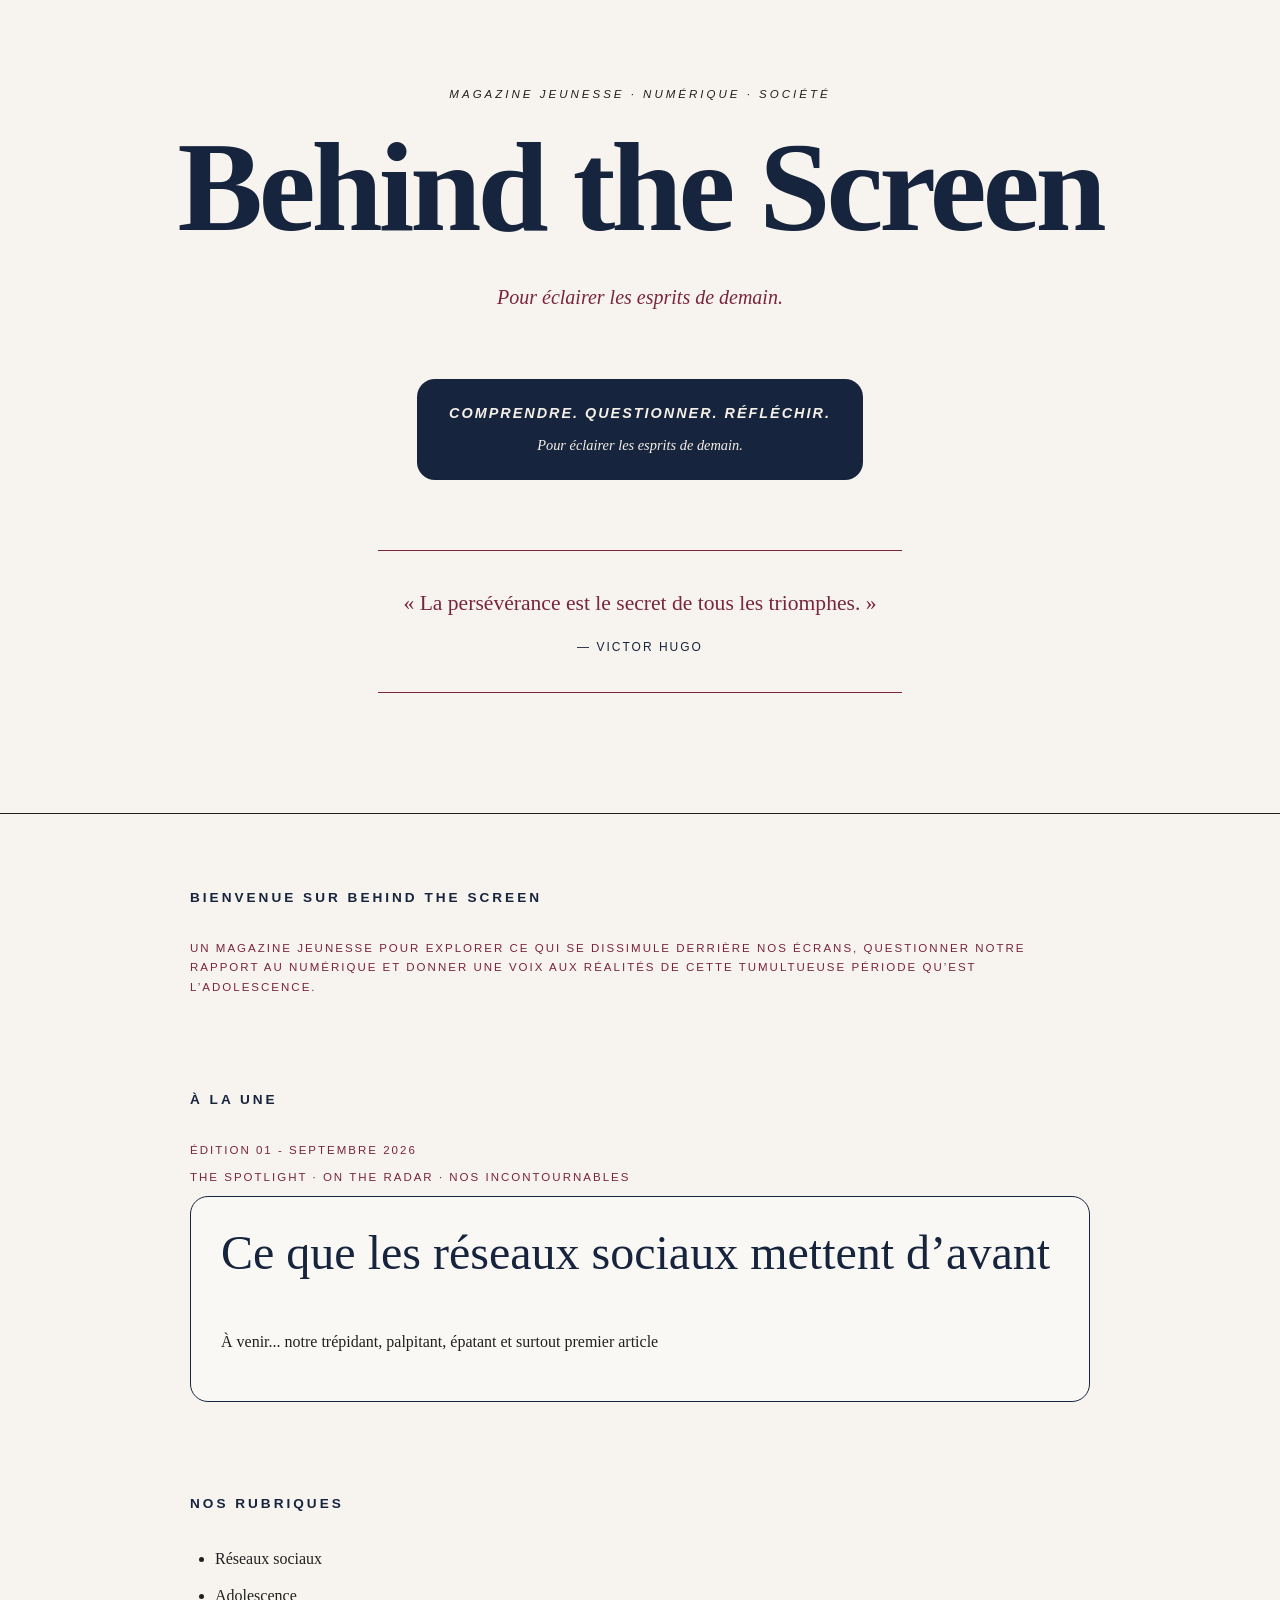
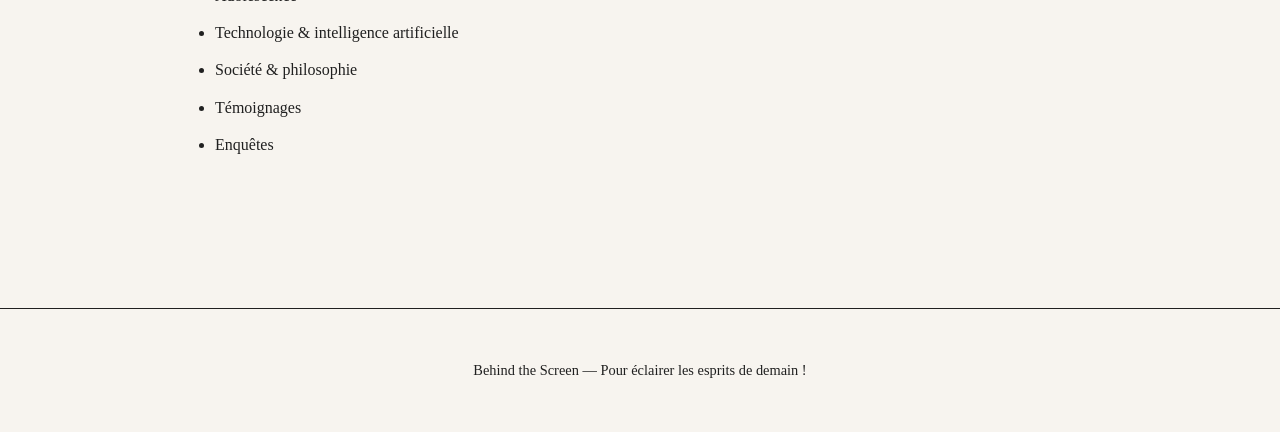
<file: index.html>
<!DOCTYPE html>

<html lang="fr">

<head>

    <meta charset="UTF-8">

    <title>Behind the Screen</title>
<link rel="stylesheet" href="style.css">
</head>

<body>

    <header class="hero">
    <p class="eyebrow">MAGAZINE JEUNESSE · NUMÉRIQUE · SOCIÉTÉ</p>

    <h1>Behind the Screen</h1>

    <p class="slogan">
        Pour éclairer les esprits de demain.
    </p>


<div class="signature">
    <p class="signature-main">COMPRENDRE. QUESTIONNER. RÉFLÉCHIR.</p>
    <p class="signature-sub">Pour éclairer les esprits de demain.</p>
</div>
       <blockquote class="quote">
    « La persévérance est le secret de tous les triomphes. »
    <cite>— Victor Hugo</cite>
</blockquote>
</header>

    <main>

        <section>

            <h2>Bienvenue sur Behind the Screen</h2>

            <p>

                Un magazine jeunesse pour explorer ce qui se dissimule

                derrière nos écrans, questionner notre rapport au numérique

                et donner une voix aux réalités de cette tumultueuse période

                qu’est l’adolescence.

            </p>

        </section>

        <section>

            <h2>À la une</h2>

<p>ÉDITION 01 - SEPTEMBRE 2026</p>
<p>THE SPOTLIGHT · ON THE RADAR · NOS INCONTOURNABLES</p>
            <article>

               <h3>Ce que les réseaux sociaux mettent d’avant</h3> 

            <p>
    À venir... notre trépidant, palpitant, épatant et surtout premier article
</p>    

            </article>

        </section>

        <section>

            <h2>Nos rubriques</h2>

            <ul>

                <li>Réseaux sociaux</li>

                <li>Adolescence</li>

              <li>Technologie & intelligence artificielle</li>

                <li>Société & philosophie</li>

                <li>Témoignages</li>

                <li>Enquêtes</li>

            </ul>

        </section>

    </main>

    <footer>

        <p>Behind the Screen — Pour éclairer les esprits de demain !</p>

    </footer>

</body>

</html>
</file>
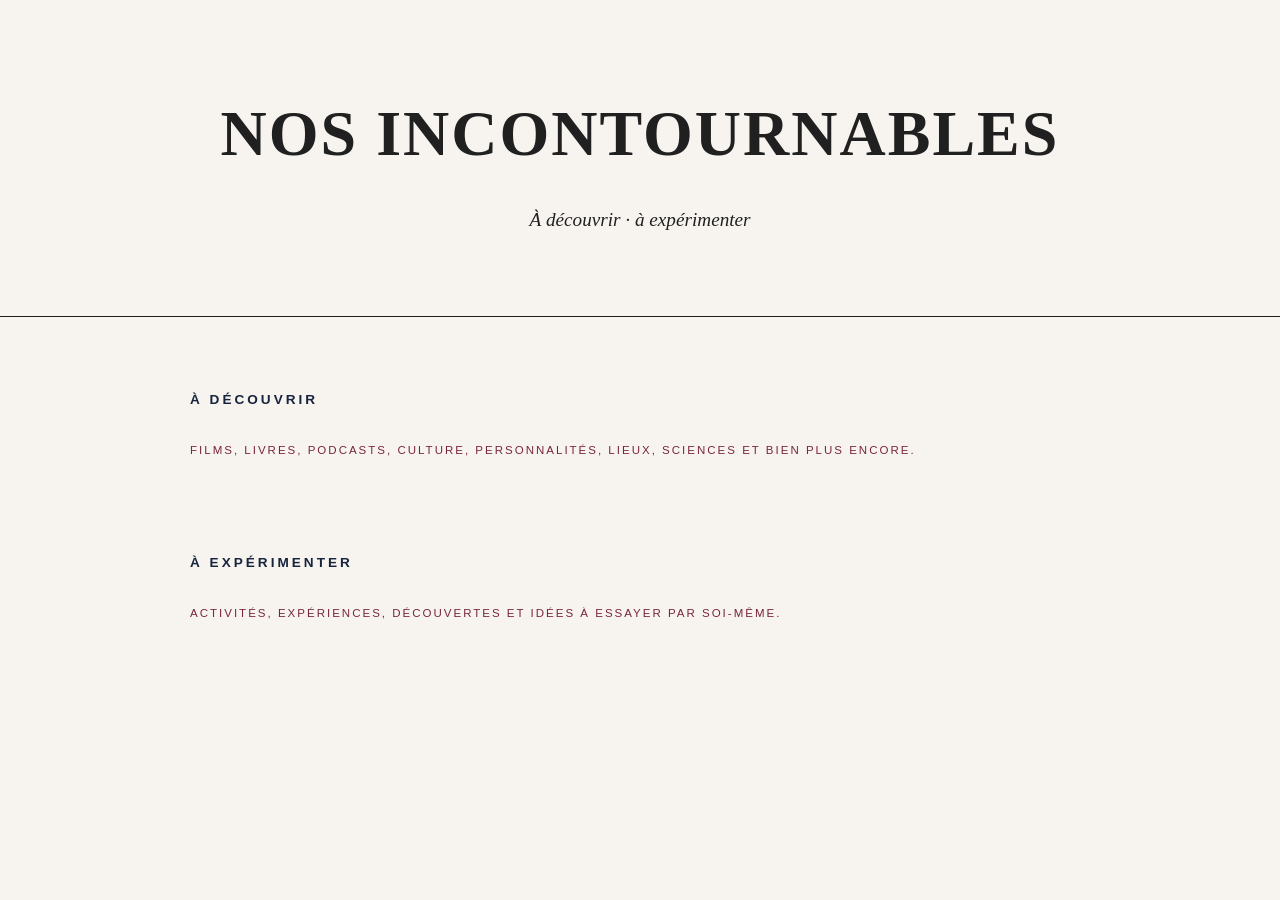
<file: incontournables.html>
<!DOCTYPE html>
<html lang="fr">

<head>
    <meta charset="UTF-8">
    <title>Nos incontournables — Behind the Screen</title>
    <link rel="stylesheet" href="style.css">
</head>

<body>

    <header>
        <h1>NOS INCONTOURNABLES</h1>
        <p>À découvrir · à expérimenter</p>
    </header>

    <main>

        <section>
            <h2>À DÉCOUVRIR</h2>
            <p>
                Films, livres, podcasts, culture, personnalités,
                lieux, sciences et bien plus encore.
            </p>
        </section>

        <section>
            <h2>À EXPÉRIMENTER</h2>
            <p>
                Activités, expériences, découvertes et idées
                à essayer par soi-même.
            </p>
        </section>

    </main>

</body>

</html>
</file>
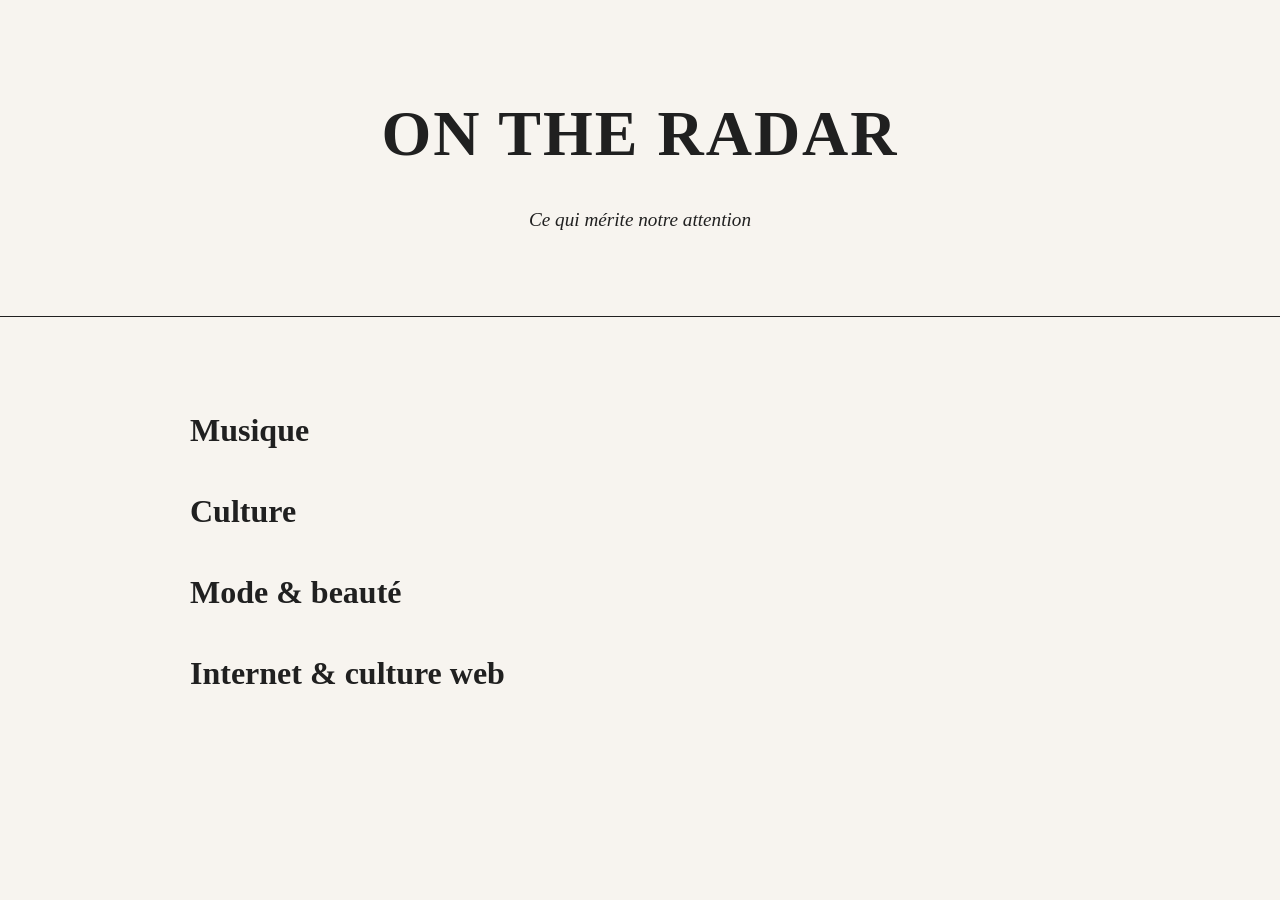
<file: radar.html>
<!DOCTYPE html>
<html lang="fr">

<head>
    <meta charset="UTF-8">
    <title>On the Radar — Behind the Screen</title>
    <link rel="stylesheet" href="style.css">
</head>

<body>

    <header>
        <h1>ON THE RADAR</h1>
        <p>Ce qui mérite notre attention</p>
    </header>

    <main>

        <h2>Musique</h2>
        <h2>Culture</h2>
        <h2>Mode &amp; beauté</h2>
        <h2>Internet &amp; culture web</h2>

    </main>

</body>

</html>
</file>
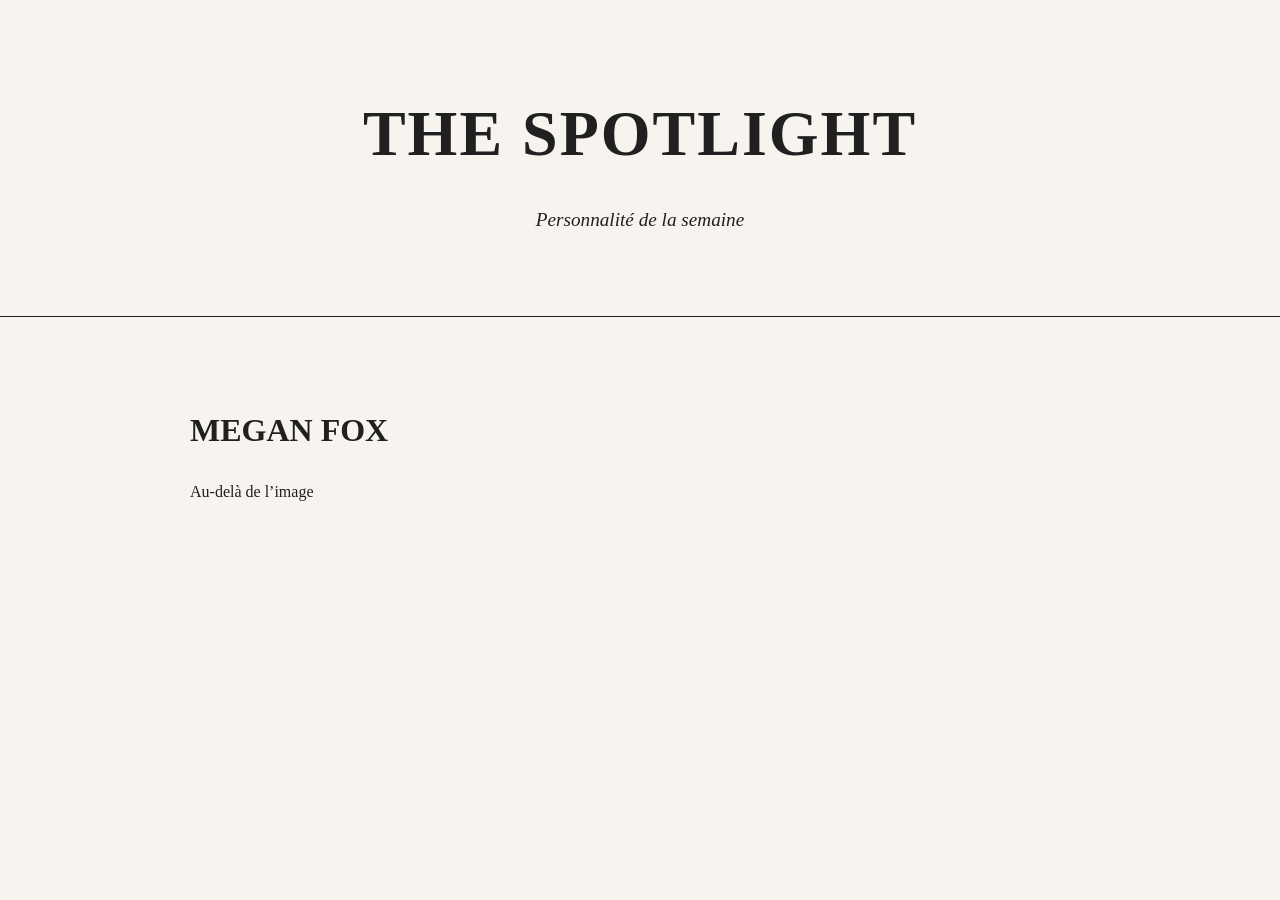
<file: spotlight.html>
<!DOCTYPE html>
<html lang="fr">

<head>
    <meta charset="UTF-8">
    <title>The Spotlight — Behind the Screen</title>
    <link rel="stylesheet" href="style.css">
</head>

<body>

    <header>
        <h1>THE SPOTLIGHT</h1>
        <p>Personnalité de la semaine</p>
    </header>

    <main>

        <h2>MEGAN FOX</h2>

        <p>Au-delà de l’image</p>

    </main>

</body>

</html>
</file>
<file: style.css>
/* =========================
   BEHIND THE SCREEN
   BASE DU DESIGN
   ========================= */

:root {
    --cream: #f5f0e8;
    --navy: #17243d;
    --burgundy: #7a263a;
    --black: #202020;
}

* {
    box-sizing: border-box;
}

body {
    margin: 0;
    background-color: var(--cream);
    color: var(--black);
    font-family: Georgia, serif;
    line-height: 1.7;
}

img {
    max-width: 100%;
    height: auto;
}/* =========================
   BEHIND THE SCREEN
   Feuille de style principale
   ========================= */

body {
    margin: 0;
    background-color: #f7f4ef;
    color: #202020;
    font-family: Georgia, serif;
    line-height: 1.7;
}

header {
    text-align: center;
    padding: 80px 20px 60px;
    border-bottom: 1px solid #202020;
}

header h1 {
    margin: 0;
    font-size: 4rem;
    letter-spacing: 2px;
}

header p {
    margin-top: 15px;
    font-size: 1.2rem;
    font-style: italic;
}

main {
    max-width: 900px;
    margin: 0 auto;
    padding: 60px 25px;
}

section {
    margin-bottom: 70px;
}

h2 {
    font-size: 2rem;
    margin-bottom: 20px;
}

h3 {
    font-size: 1.4rem;
}

article {
    border-left: 3px solid #202020;
    padding-left: 20px;
}

ul {
    padding-left: 25px;
}

li {
    margin-bottom: 10px;
}

footer {
    text-align: center;
    padding: 35px 20px;
    border-top: 1px solid #202020;
    font-size: 0.9rem;
}
.hero {
    min-height: 70vh;
    display: flex;
    flex-direction: column;
    justify-content: center;
    align-items: center;
    text-align: center;
    padding: 60px 25px;
}

.hero .eyebrow {
    font-family: Arial, sans-serif;
    font-size: 0.75rem;
    letter-spacing: 3px;
    margin-bottom: 25px;
}

.hero h1 {
    font-size: clamp(3.5rem, 10vw, 8rem);
    line-height: 0.95;
    letter-spacing: -3px;
}

.hero .slogan {
    font-size: 1.35rem;
    font-style: italic;
    margin-top: 30px;
}

.hero .intro {
    font-family: Arial, sans-serif;
    font-size: 0.95rem;
    margin-top: 10px;
    opacity: 0.7;
}
.quote {
    max-width: 650px;
    margin: 70px auto;
    padding: 35px 30px;
    border-top: 1px solid #7a263a;
    border-bottom: 1px solid #7a263a;
    color: #7a263a;
    font-family: Georgia, serif;
    font-size: 1.5rem;
    line-height: 1.6;
    text-align: center;
}

.quote cite {
    display: block;
    margin-top: 20px;
    font-family: Arial, sans-serif;
    font-size: 0.85rem;
    font-style: normal;
    letter-spacing: 2px;
    text-transform: uppercase;
}
/* =========================
   COUVERTURE — ACCUEIL
   ========================= */

.hero {
    min-height: 90vh;
    padding: 70px 25px 50px;
    display: flex;
    flex-direction: column;
    justify-content: center;
    align-items: center;
    text-align: center;
}

.hero .eyebrow {
    margin-bottom: 25px;
    font-family: Arial, sans-serif;
    font-size: 0.72rem;
    letter-spacing: 3px;
    text-transform: uppercase;
}

.hero h1 {
    margin: 0;
    color: var(--navy);
    font-size: clamp(3.5rem, 11vw, 8rem);
    line-height: 0.9;
    letter-spacing: -4px;
}

.hero .slogan {
    margin-top: 35px;
    color: var(--burgundy);
    font-size: 1.25rem;
    font-style: italic;
}

.hero .intro {
    max-width: 550px;
    margin-top: 12px;
    font-family: Arial, sans-serif;
    font-size: 0.95rem;
    opacity: 0.75;
}
/* =========================
   BLOC SIGNATURE
   ========================= */

.hero .signature {
    margin-top: 45px;
    padding: 22px 32px;
    background-color: var(--navy);
    color: var(--cream);
    border-radius: 18px;
   min-width: 320px;
    max-width: 520px;
    text-align: center;
}

.hero .signature-main {
    margin: 0;
    font-family: Arial, sans-serif;
    font-size: 0.9rem;
    font-weight: bold;
    letter-spacing: 2px;
}

.hero .signature-sub {
    margin: 8px 0 0;
    color: var(--cream);
    font-family: Georgia, serif;
    font-size: 0.9rem;
    font-style: italic;
}
/* =========================
   CITATION
   ========================= */

.quote {
    max-width: 680px;
    margin: 70px auto;
    padding: 35px 25px;
    border-top: 1px solid var(--burgundy);
    border-bottom: 1px solid var(--burgundy);
    color: var(--burgundy);
    text-align: center;
    font-family: Georgia, serif;
    font-size: 1.35rem;
    line-height: 1.6;
}

.quote cite {
    display: block;
    margin-top: 18px;
    color: var(--navy);
    font-family: Arial, sans-serif;
    font-size: 0.75rem;
    font-style: normal;
    letter-spacing: 2px;
    text-transform: uppercase;
}
/* =========================
   À LA UNE
   ========================= */

main {
    max-width: 950px;
    margin: 0 auto;
    padding: 60px 25px;
}

main > section {
    margin-bottom: 90px;
}

main > section > h2 {
    margin-bottom: 30px;
    color: var(--navy);
    font-family: Arial, sans-serif;
    font-size: 0.85rem;
    letter-spacing: 3px;
    text-transform: uppercase;
}
main > section > p {
    font-family: Arial, sans-serif;
    font-size: 0.72rem;
    letter-spacing: 2px;
    text-transform: uppercase;
    color: var(--burgundy);
    margin: 8px 0;
}
article {
    padding: 30px;
    border: 1px solid var(--navy);
    border-radius: 18px;
    background-color: rgba(255, 255, 255, 0.35);
}

article h3 {
    margin-top: 0;
    color: var(--navy);
    font-size: clamp(1.8rem, 5vw, 3rem);
    line-height: 1.1;
   font-family: Georgia, serif;
font-weight: normal;
}
</file>
